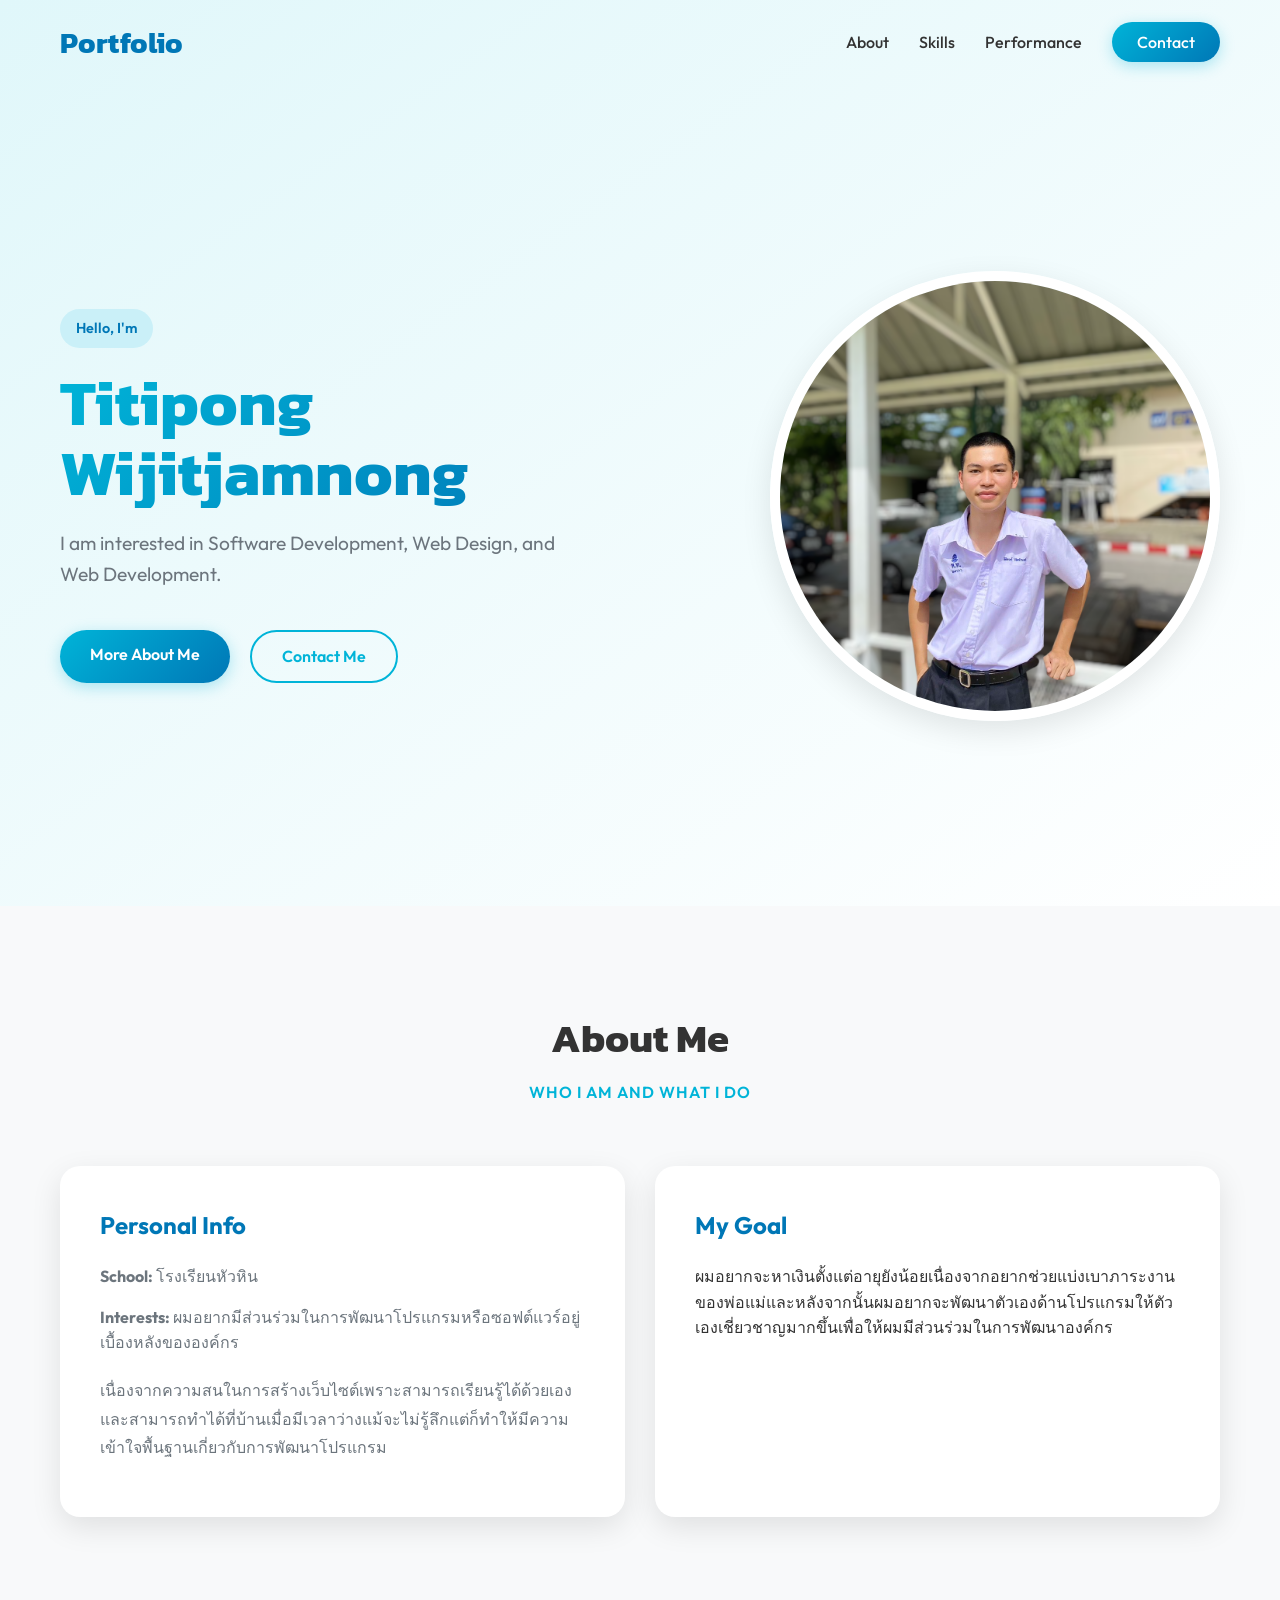
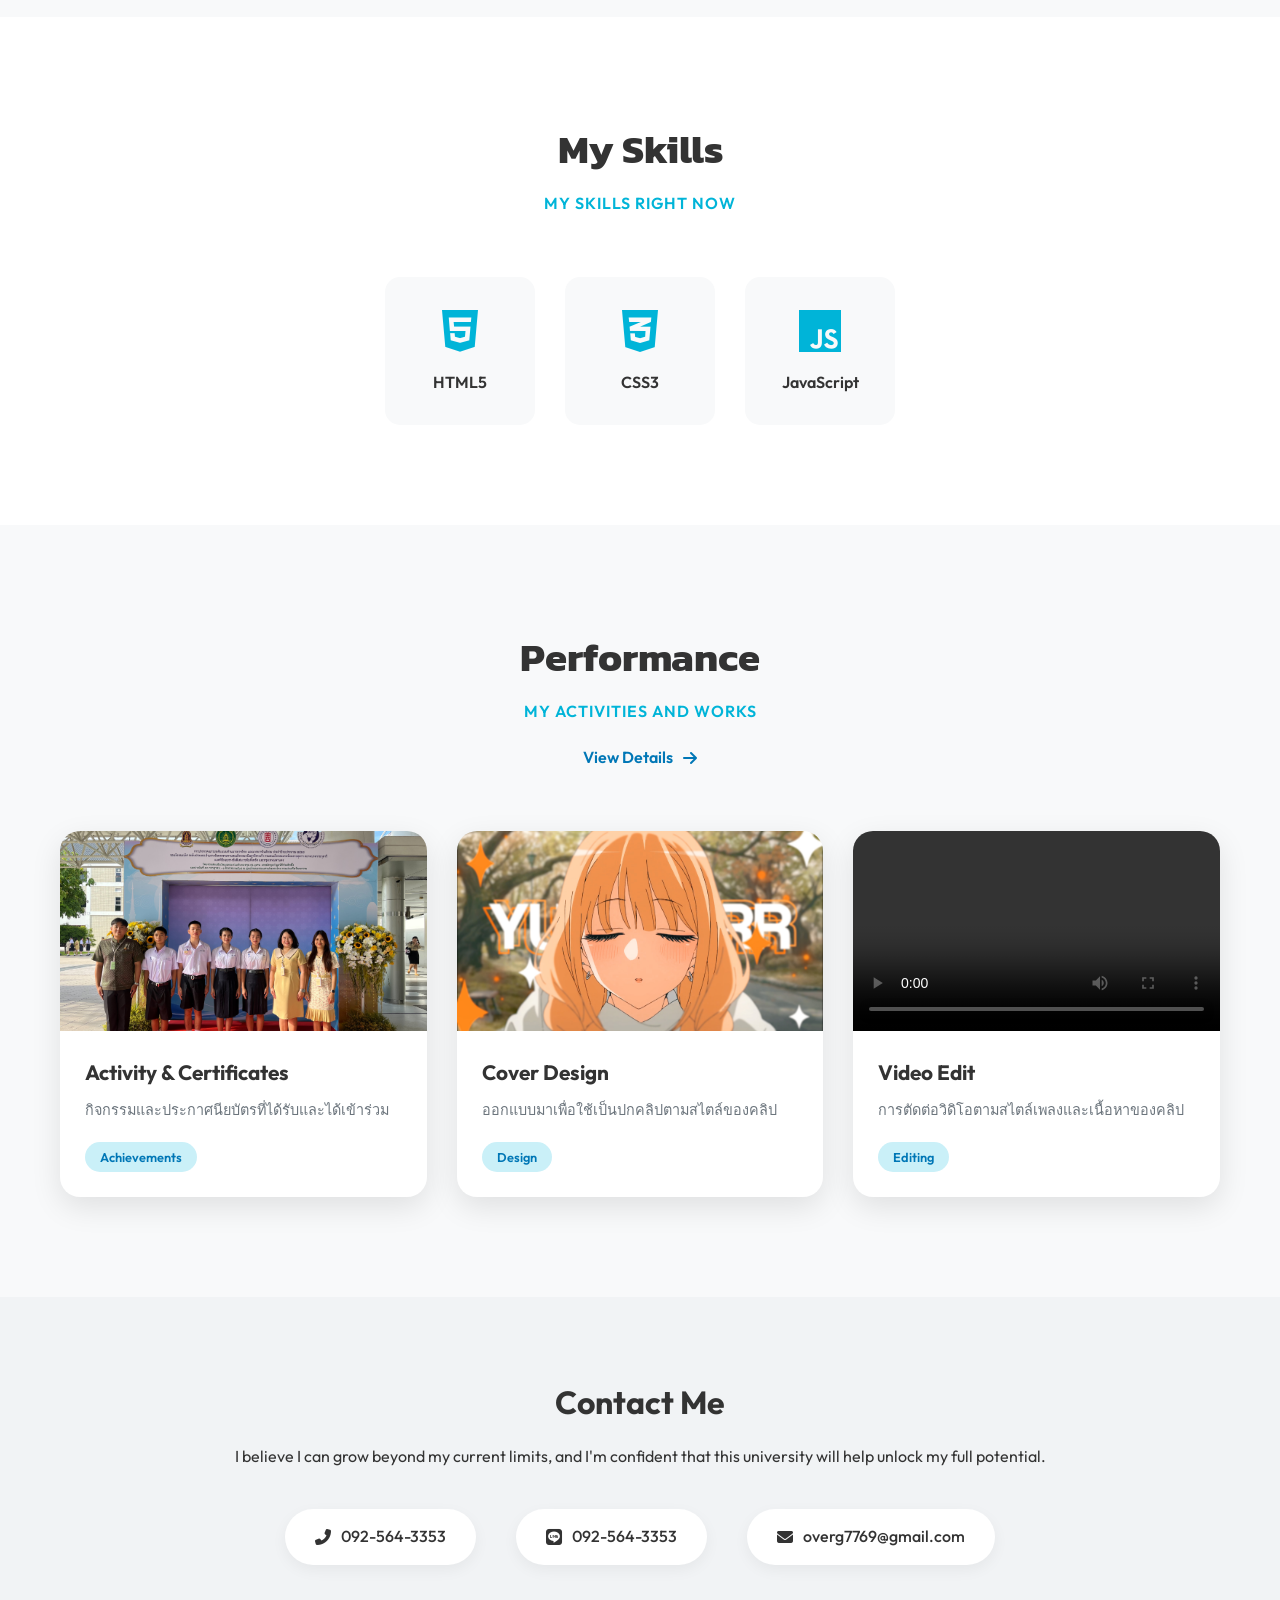
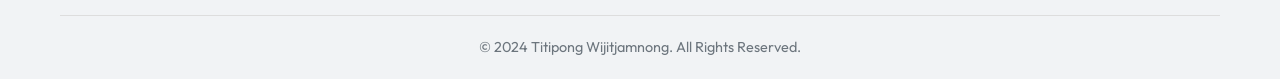
<file: index.html>
<!DOCTYPE html>
<html lang="en">

<head>
    <meta charset="UTF-8">
    <meta name="viewport" content="width=device-width, initial-scale=1.0">
    <title>Titipong Wijitjamnong | Portfolio</title>

    <!-- Fonts -->
    <link rel="preconnect" href="https://fonts.googleapis.com">
    <link rel="preconnect" href="https://fonts.gstatic.com" crossorigin>
    <link
        href="https://fonts.googleapis.com/css2?family=Outfit:wght@300;400;600;700&family=Kanit:wght@300;400;600&display=swap"
        rel="stylesheet">

    <!-- Icons -->
    <link rel="stylesheet" href="https://cdnjs.cloudflare.com/ajax/libs/font-awesome/6.4.0/css/all.min.css">

    <!-- Styles -->
    <link rel="stylesheet" href="index.css">
</head>

<body>
    <header class="hero-section">
        <div class="container">
            <nav class="navbar">
                <div class="logo">Portfolio</div>
                <ul class="nav-links">
                    <li><a href="#about">About</a></li>
                    <li><a href="#skills">Skills</a></li>
                    <li><a href="#performance">Performance</a></li>
                    <li><a href="#contact" class="btn-contact">Contact</a></li>
                </ul>
                <div class="hamburger">
                    <i class="fas fa-bars"></i>
                </div>
            </nav>

            <div class="hero-content">
                <div class="hero-text">
                    <span class="greeting">Hello, I'm</span>
                    <h1 class="name">Titipong Wijitjamnong</h1>
                    <p class="description">I am interested in Software Development, Web Design, and Web Development.</p>
                    <div class="hero-btns">
                        <a href="#about" class="btn btn-primary">More About Me</a>
                        <a href="#contact" class="btn btn-outline">Contact Me</a>
                    </div>
                </div>
                <div class="hero-image">
                    <div class="img-wrapper">
                        <img src="img/1758525755485.png" alt="Titipong Wijitjamnong">
                    </div>
                </div>
            </div>
        </div>
    </header>

    <main>
        <section id="about" class="about-section">
            <div class="container">
                <div class="section-header">
                    <h2 class="section-title">About Me</h2>
                    <p class="section-subtitle">Who I am and what I do</p>
                </div>

                <div class="about-content">
                    <div class="about-card">
                        <h3>Personal Info</h3>
                        <p><strong>School:</strong> โรงเรียนหัวหิน</p>
                        <p><strong>Interests:</strong>
                            ผมอยากมีส่วนร่วมในการพัฒนาโปรแกรมหรือซอฟต์แวร์อยู่เบื้องหลังขององค์กร</p>
                        <p class="bio">
                            เนื่องจากความสนในการสร้างเว็บไซต์เพราะสามารถเรียนรู้ได้ด้วยเองและสามารถทำได้ที่บ้านเมื่อมีเวลาว่างแม้จะไม่รู้ลึกแต่ก็ทำให้มีความเข้าใจพื้นฐานเกี่ยวกับการพัฒนาโปรแกรม
                        </p>
                    </div>

                    <div class="target-card">
                        <h3>My Goal</h3>
                        <p>ผมอยากจะหาเงินตั้งแต่อายุยังน้อยเนื่องจากอยากช่วยแบ่งเบาภาระงานของพ่อแม่และหลังจากนั้นผมอยากจะพัฒนาตัวเองด้านโปรแกรมให้ตัวเองเชี่ยวชาญมากขึ้นเพื่อให้ผมมีส่วนร่วมในการพัฒนาองค์กร
                        </p>
                    </div>
                </div>
            </div>
        </section>

        <section id="skills" class="skills-section">
            <div class="container">
                <div class="section-header">
                    <h2 class="section-title">My Skills</h2>
                    <p class="section-subtitle">My skills right now</p>
                </div>

                <div class="skills-grid">
                    <div class="skill-item">
                        <i class="fab fa-html5"></i>
                        <span>HTML5</span>
                    </div>
                    <div class="skill-item">
                        <i class="fab fa-css3-alt"></i>
                        <span>CSS3</span>
                    </div>
                    <div class="skill-item">
                        <i class="fab fa-js"></i>
                        <span>JavaScript</span>
                    </div>
                    <!-- Add more skills as needed -->
                </div>
            </div>
        </section>

        <section id="performance" class="performance-section">
            <div class="container">
                <div class="section-header">
                    <h2 class="section-title">Performance</h2>
                    <p class="section-subtitle">My activities and works</p>
                    <a href="index-detail.html" class="view-all-link">View Details <i
                            class="fas fa-arrow-right"></i></a>
                </div>

                <div class="projects-grid">
                    <article class="project-card">
                        <div class="card-image">
                            <img src="img/1754227052950.jpg" alt="Activity & Certificates">
                        </div>
                        <div class="card-content">
                            <h3>Activity & Certificates</h3>
                            <p>กิจกรรมและประกาศนียบัตรที่ได้รับและได้เข้าร่วม</p>
                            <span class="tag">Achievements</span>
                        </div>
                    </article>

                    <article class="project-card">
                        <div class="card-image">
                            <img src="coverdesign/บักหำน้อย yungtarr v.2_00000.jpg" alt="Cover Design">
                        </div>
                        <div class="card-content">
                            <h3>Cover Design</h3>
                            <p>ออกแบบมาเพื่อใช้เป็นปกคลิปตามสไตล์ของคลิป</p>
                            <span class="tag">Design</span>
                        </div>
                    </article>

                    <article class="project-card">
                        <div class="card-image">
                            <!-- Using a placeholder image for video if needed or the video itself -->
                            <video src="บักหำน้อย yungtarr (1) (1).mp4" controls class="preview-video"></video>
                        </div>
                        <div class="card-content">
                            <h3>Video Edit</h3>
                            <p>การตัดต่อวิดิโอตามสไตล์เพลงและเนื้อหาของคลิป</p>
                            <span class="tag">Editing</span>
                        </div>
                    </article>
                </div>
            </div>
        </section>
    </main>

    <footer id="contact" class="footer-section">
        <div class="container">
            <div class="footer-content">
                <div class="contact-info">
                    <h2>Contact Me</h2>
                    <p>I believe I can grow beyond my current limits, and I'm confident that this university will help
                        unlock my full potential.</p>
                    <ul class="contact-list">
                        <li>
                            <a href="tel:0925643353">
                                <i class="fas fa-phone-alt"></i>
                                <span>092-564-3353</span>
                            </a>
                        </li>
                        <li>
                            <a href="#">
                                <i class="fab fa-line"></i>
                                <span>092-564-3353</span>
                            </a>
                        </li>
                        <li>
                            <a href="mailto:overg7769@gmail.com">
                                <i class="fas fa-envelope"></i>
                                <span>overg7769@gmail.com</span>
                            </a>
                        </li>
                    </ul>
                </div>
            </div>
            <div class="footer-bottom">
                <p>&copy; 2024 Titipong Wijitjamnong. All Rights Reserved.</p>
            </div>
        </div>
    </footer>

    <script src="index.js"></script>
</body>


</html>
</file>
<file: index.css>
:root {
    --primary-color: #00b4d8;
    --primary-dark: #0077b6;
    --secondary-color: #caf0f8;
    --text-color: #333;
    --bg-color: #f8f9fa;
    --white: #ffffff;
    --gray: #6c757d;
    --gradient: linear-gradient(135deg, #00b4d8 0%, #0077b6 100%);
    --shadow: 0 10px 30px rgba(0, 0, 0, 0.1);
    --transition: all 0.3s ease;
}

* {
    margin: 0;
    padding: 0;
    box-sizing: border-box;
    font-family: 'Outfit', sans-serif;
    scroll-behavior: smooth;
}

body {
    background-color: var(--bg-color);
    color: var(--text-color);
    line-height: 1.6;
    overflow-x: hidden;
}

.container {
    max-width: 1200px;
    margin: 0 auto;
    padding: 0 20px;
}

/* Navbar */
.navbar {
    display: flex;
    justify-content: space-between;
    align-items: center;
    padding: 20px 0;
    position: relative;
    z-index: 1000;
}

.logo {
    font-size: 1.8rem;
    font-weight: 700;
    color: var(--primary-dark);
    font-family: 'Kanit', sans-serif;
}

.nav-links {
    display: flex;
    list-style: none;
    gap: 30px;
    align-items: center;
}

.nav-links a {
    text-decoration: none;
    color: var(--text-color);
    font-weight: 500;
    transition: var(--transition);
    position: relative;
}

.nav-links a:hover {
    color: var(--primary-color);
}

.nav-links a::after {
    content: '';
    position: absolute;
    width: 0;
    height: 2px;
    bottom: -5px;
    left: 0;
    background-color: var(--primary-color);
    transition: var(--transition);
}

.nav-links a:hover::after {
    width: 100%;
}

.btn-contact {
    padding: 10px 25px;
    background: var(--gradient);
    color: var(--white) !important;
    border-radius: 50px;
    box-shadow: 0 4px 15px rgba(0, 180, 216, 0.3);
}

.btn-contact:hover {
    transform: translateY(-2px);
    box-shadow: 0 6px 20px rgba(0, 180, 216, 0.4);
}

.btn-contact::after {
    display: none;
}

.hamburger {
    display: none;
    font-size: 1.5rem;
    cursor: pointer;
}

/* Hero Section */
.hero-section {
    min-height: 100vh;
    background: linear-gradient(to bottom right, #e0f7fa, #ffffff);
    position: relative;
    overflow: hidden;
}

.hero-content {
    display: flex;
    align-items: center;
    justify-content: space-between;
    min-height: calc(100vh - 80px);
    padding: 50px 0;
}

.hero-text {
    flex: 1;
    padding-right: 50px;
    animation: slideRight 1s ease forwards;
}

.greeting {
    display: inline-block;
    padding: 8px 16px;
    background-color: var(--secondary-color);
    color: var(--primary-dark);
    border-radius: 50px;
    font-weight: 600;
    margin-bottom: 20px;
    font-size: 0.9rem;
}

.name {
    font-size: 4rem;
    font-weight: 700;
    line-height: 1.1;
    margin-bottom: 20px;
    font-family: 'Kanit', sans-serif;
    background: var(--gradient);
    -webkit-background-clip: text;
    background-clip: text;
    -webkit-text-fill-color: transparent;
}

.description {
    font-size: 1.2rem;
    color: var(--gray);
    margin-bottom: 40px;
    max-width: 500px;
}

.hero-btns {
    display: flex;
    gap: 20px;
}

.btn {
    padding: 12px 30px;
    border-radius: 50px;
    text-decoration: none;
    font-weight: 600;
    transition: var(--transition);
    display: inline-block;
}

.btn-primary {
    background: var(--gradient);
    color: var(--white);
    box-shadow: 0 4px 15px rgba(0, 180, 216, 0.3);
}

.btn-primary:hover {
    transform: translateY(-3px);
    box-shadow: 0 8px 25px rgba(0, 180, 216, 0.4);
}

.btn-outline {
    border: 2px solid var(--primary-color);
    color: var(--primary-color);
}

.btn-outline:hover {
    background-color: var(--primary-color);
    color: var(--white);
}

.hero-image {
    flex: 1;
    display: flex;
    justify-content: flex-end;
    position: relative;
    animation: slideLeft 1s ease forwards;
}

.img-wrapper {
    position: relative;
    width: 450px;
    height: 450px;
    border-radius: 50%;
    overflow: hidden;
    border: 10px solid var(--white);
    box-shadow: var(--shadow);
}

.img-wrapper img {
    width: 100%;
    height: 100%;
    object-fit: cover;
}

/* Sections Common */
section {
    padding: 100px 0;
}

.section-header {
    text-align: center;
    margin-bottom: 60px;
}

.section-title {
    font-size: 2.5rem;
    font-weight: 700;
    margin-bottom: 10px;
    font-family: 'Kanit', sans-serif;
}

.section-subtitle {
    color: var(--primary-color);
    font-weight: 600;
    text-transform: uppercase;
    letter-spacing: 1px;
}

/* About Section */
.about-content {
    display: grid;
    grid-template-columns: repeat(auto-fit, minmax(300px, 1fr));
    gap: 30px;
}

.about-card,
.target-card {
    background: var(--white);
    padding: 40px;
    border-radius: 20px;
    box-shadow: var(--shadow);
    transition: var(--transition);
}

.about-card:hover,
.target-card:hover {
    transform: translateY(-5px);
}

.about-card h3,
.target-card h3 {
    font-size: 1.5rem;
    margin-bottom: 20px;
    color: var(--primary-dark);
}

.about-card p {
    margin-bottom: 15px;
    color: var(--gray);
}

.bio {
    margin-top: 20px;
    line-height: 1.8;
}

/* Skills Section */
.skills-section {
    background-color: var(--white);
}

.skills-grid {
    display: flex;
    justify-content: center;
    flex-wrap: wrap;
    gap: 30px;
}

.skill-item {
    display: flex;
    flex-direction: column;
    align-items: center;
    padding: 30px;
    background: var(--bg-color);
    border-radius: 15px;
    width: 150px;
    transition: var(--transition);
}

.skill-item:hover {
    transform: translateY(-10px);
    background: var(--white);
    box-shadow: var(--shadow);
}

.skill-item i {
    font-size: 3rem;
    color: var(--primary-color);
    margin-bottom: 15px;
}

.skill-item span {
    font-weight: 600;
    color: var(--text-color);
}

/* Performance Section */
.view-all-link {
    display: inline-flex;
    align-items: center;
    gap: 10px;
    margin-top: 20px;
    text-decoration: none;
    color: var(--primary-dark);
    font-weight: 600;
    transition: var(--transition);
}

.view-all-link:hover {
    gap: 15px;
    color: var(--primary-color);
}

.projects-grid {
    display: grid;
    grid-template-columns: repeat(auto-fit, minmax(300px, 1fr));
    gap: 30px;
}

.project-card {
    background: var(--white);
    border-radius: 20px;
    overflow: hidden;
    box-shadow: var(--shadow);
    transition: var(--transition);
}

.project-card:hover {
    transform: translateY(-10px);
}

.card-image {
    height: 200px;
    overflow: hidden;
}

.card-image img,
.card-image video {
    width: 100%;
    height: 100%;
    object-fit: cover;
    transition: var(--transition);
}

.project-card:hover .card-image img {
    transform: scale(1.1);
}

.card-content {
    padding: 25px;
}

.card-content h3 {
    font-size: 1.3rem;
    margin-bottom: 10px;
}

.card-content p {
    color: var(--gray);
    font-size: 0.9rem;
    margin-bottom: 20px;
}

.tag {
    display: inline-block;
    padding: 5px 15px;
    background-color: var(--secondary-color);
    color: var(--primary-dark);
    border-radius: 50px;
    font-size: 0.8rem;
    font-weight: 600;
}

/* Footer */
.footer-section {
    background-color: #f1f3f5;
    padding: 80px 0 20px;
}

.footer-content {
    text-align: center;
    margin-bottom: 50px;
}

.contact-info h2 {
    font-size: 2rem;
    margin-bottom: 15px;
}

.contact-list {
    display: flex;
    justify-content: center;
    gap: 40px;
    list-style: none;
    margin-top: 40px;
    flex-wrap: wrap;
}

.contact-list a {
    display: flex;
    align-items: center;
    gap: 10px;
    text-decoration: none;
    color: var(--text-color);
    font-weight: 500;
    padding: 15px 30px;
    background: var(--white);
    border-radius: 50px;
    box-shadow: 0 5px 15px rgba(0, 0, 0, 0.05);
    transition: var(--transition);
}

.contact-list a:hover {
    transform: translateY(-5px);
    color: var(--primary-color);
    box-shadow: var(--shadow);
}

.footer-bottom {
    text-align: center;
    padding-top: 20px;
    border-top: 1px solid #ddd;
    color: var(--gray);
    font-size: 0.9rem;
}

/* Animations */
@keyframes slideRight {
    from {
        opacity: 0;
        transform: translateX(-50px);
    }

    to {
        opacity: 1;
        transform: translateX(0);
    }
}

@keyframes slideLeft {
    from {
        opacity: 0;
        transform: translateX(50px);
    }

    to {
        opacity: 1;
        transform: translateX(0);
    }
}

/* Responsive */
@media (max-width: 992px) {
    .hero-content {
        flex-direction: column-reverse;
        text-align: center;
        justify-content: center;
    }

    .hero-text {
        padding-right: 0;
        margin-top: 50px;
    }

    .hero-btns {
        justify-content: center;
    }

    .img-wrapper {
        width: 350px;
        height: 350px;
    }
}

@media (max-width: 768px) {
    .nav-links {
        display: none;
    }

    .hamburger {
        display: block;
    }

    .name {
        font-size: 3rem;
        font-weight: 600;
        color: var(--text-color);
    }

    .img-wrapper {
        width: 280px;
        height: 280px;
    }

    .contact-list {
        flex-direction: column;
        gap: 20px;
    }
}

/* Toast Notification */
#toast-notification {
    visibility: hidden;
    min-width: 250px;
    margin-left: -125px;
    background-color: #333;
    color: #fff;
    text-align: center;
    border-radius: 2px;
    padding: 16px;
    position: fixed;
    z-index: 1000;
    left: 50%;
    bottom: 30px;
    font-size: 17px;
    border-radius: 10px;
    box-shadow: 0 4px 8px rgba(0, 0, 0, 0.2);
}

#toast-notification.show {
    visibility: visible;
    -webkit-animation: fadein 0.5s, fadeout 0.5s 2.5s;
    animation: fadein 0.5s, fadeout 0.5s 2.5s;
}

@-webkit-keyframes fadein {
    from {
        bottom: 0;
        opacity: 0;
    }

    to {
        bottom: 30px;
        opacity: 1;
    }
}

@keyframes fadein {
    from {
        bottom: 0;
        opacity: 0;
    }

    to {
        bottom: 30px;
        opacity: 1;
    }
}

@-webkit-keyframes fadeout {
    from {
        bottom: 30px;
        opacity: 1;
    }

    to {
        bottom: 0;
        opacity: 0;
    }
}

@keyframes fadeout {
    from {
        bottom: 30px;
        opacity: 1;
    }

    to {
        bottom: 0;
        opacity: 0;
    }
}
</file>
